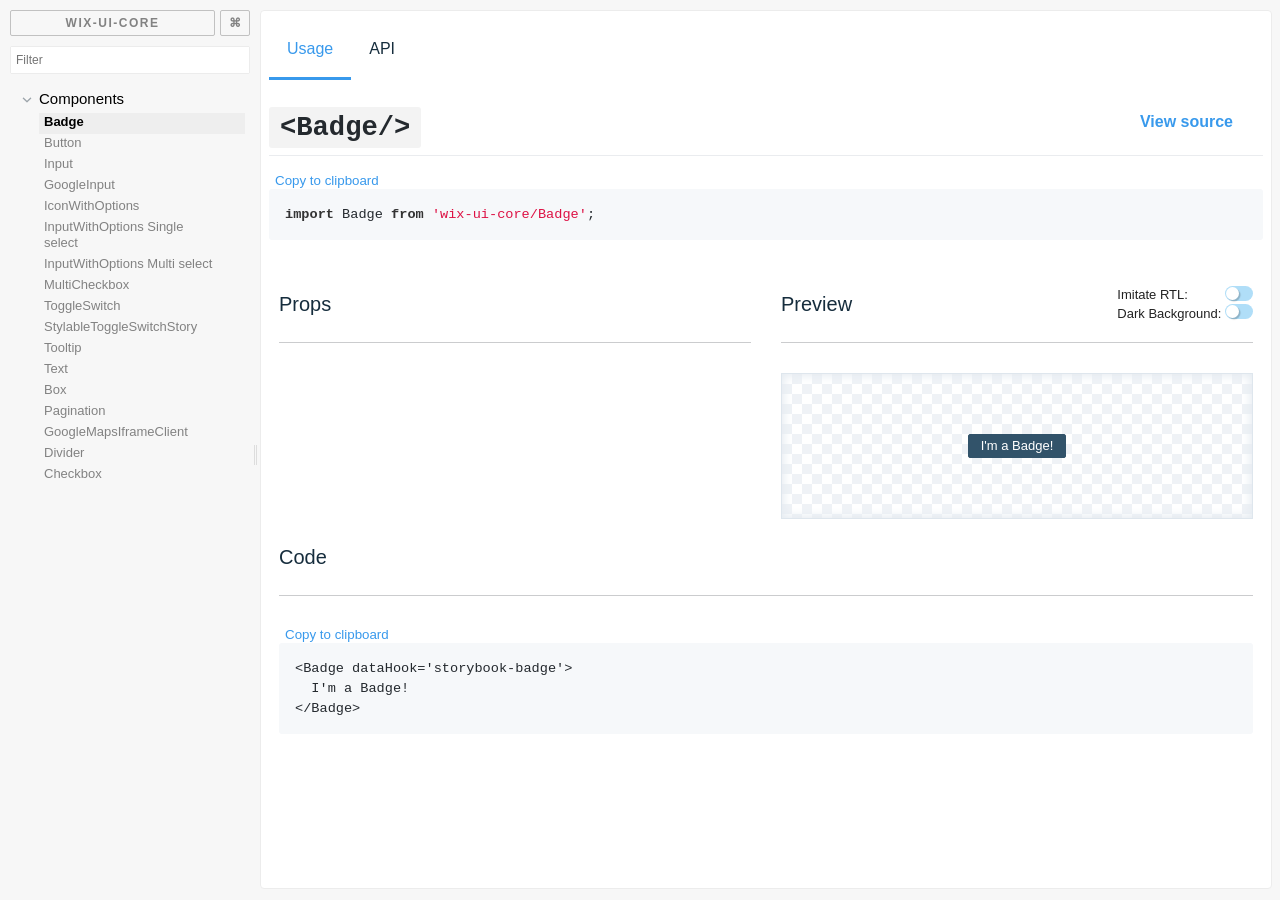
<file: index.html>
<!DOCTYPE html>
<html>
<head>
    <meta charset="utf-8">
    <meta name="viewport" content="width=device-width, initial-scale=1">
    <meta name="storybook-version" content="3.3.12">
    <meta content="IE=edge" http-equiv="X-UA-Compatible" />
    <title>Storybook</title>
    <style>
        /*
          When resizing panels, the drag event breaks if the cursor
          moves over the iframe. Add the 'dragging' class to the body
          at drag start and remove it when the drag ends.
         */
        .dragging iframe {
            pointer-events: none;
        }

        /* Styling the fuzzy search box placeholders */
        .searchBox::-webkit-input-placeholder { /* Chrome/Opera/Safari */
            color: #ddd;
            font-size: 16px;
        }

        .searchBox::-moz-placeholder { /* Firefox 19+ */
            color: #ddd;
            font-size: 16px;
        }

        .searchBox:focus{
            border-color: #EEE !important;
        }

        .btn:hover{
            background-color: #eee
        }
    </style>
    

</head>
<body style="margin: 0;">
    <div id="root"></div>
<script type="text/javascript" src="static/manager.8a766d6902d22762c58b.bundle.js"></script></body>
</html>
</file>
